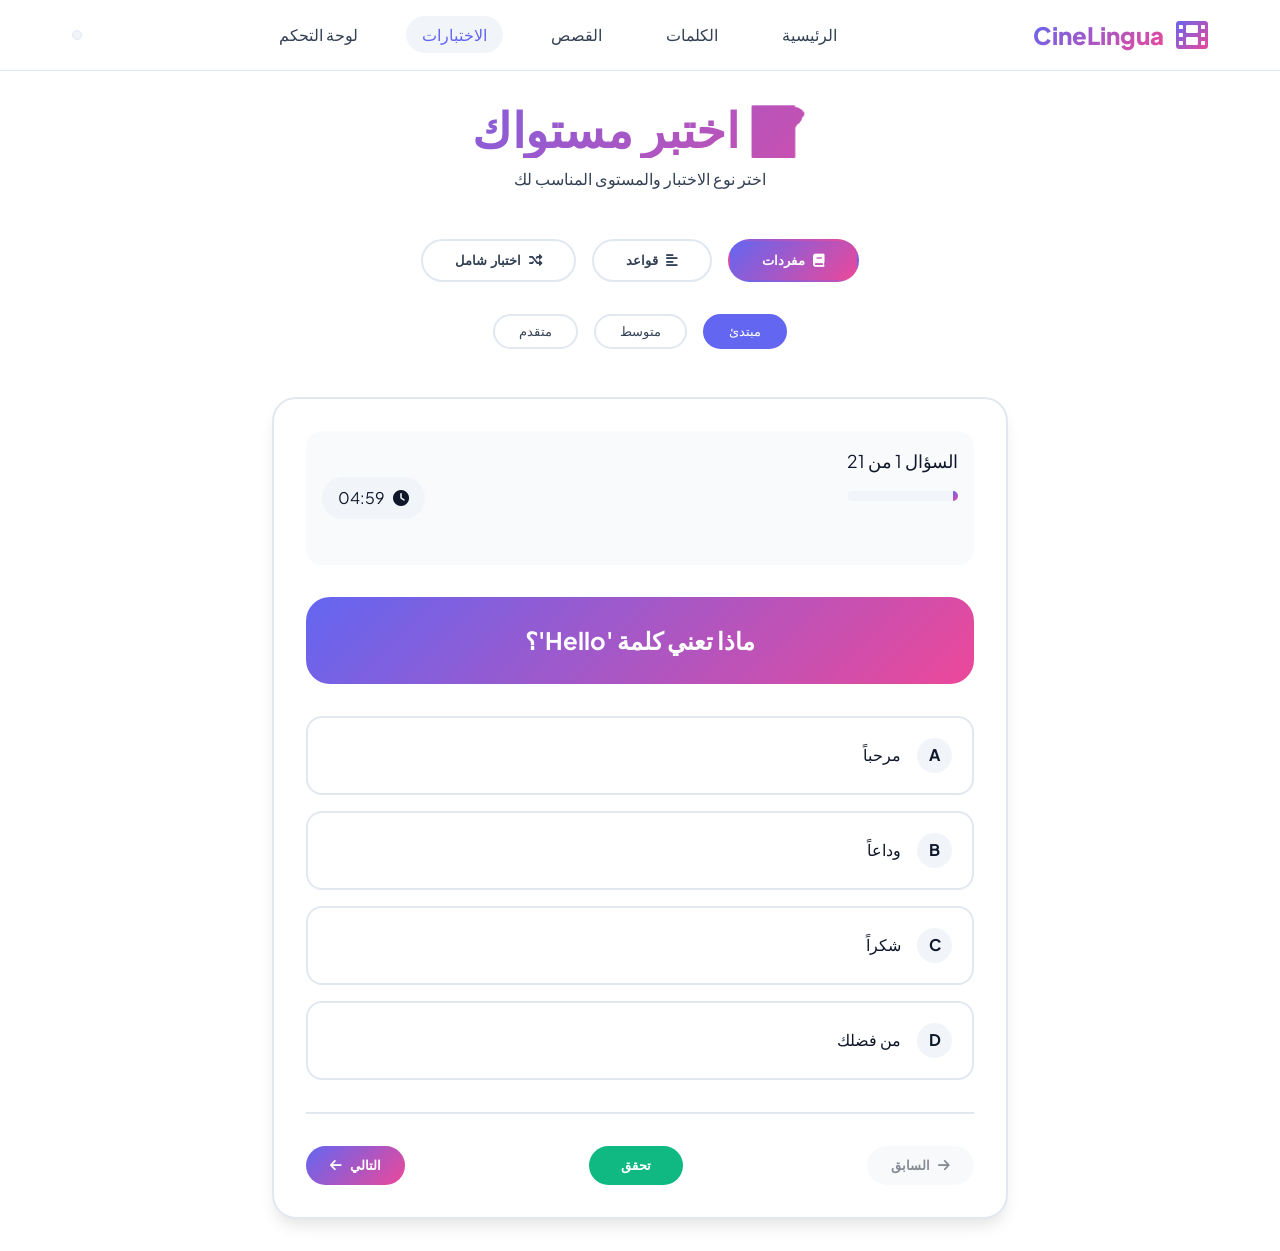
<file: quiz.html>
<!DOCTYPE html>
<html lang="ar" dir="rtl">
<head>
    <meta charset="UTF-8">
    <meta name="viewport" content="width=device-width, initial-scale=1.0">
    <title>CineLingua | الاختبارات</title>
    
    <!-- حماية الصفحة -->
    <script src="auth-check.js"></script>
    
    <link rel="stylesheet" href="style.css">
    <link rel="stylesheet" href="https://cdnjs.cloudflare.com/ajax/libs/font-awesome/6.0.0/css/all.min.css">
    <link href="https://fonts.googleapis.com/css2?family=Plus+Jakarta+Sans:wght@300;400;500;600;700;800&display=swap" rel="stylesheet">
    <style>
        /* نفس الـ style اللي عندك */
        .quiz-container {
            max-width: 800px;
            margin: 100px auto 2rem;
            padding: 0 2rem;
        }

        .quiz-header {
            text-align: center;
            margin-bottom: 3rem;
        }

        .quiz-header h1 {
            font-size: 3rem;
            background: linear-gradient(135deg, var(--primary), var(--secondary));
            -webkit-background-clip: text;
            -webkit-text-fill-color: transparent;
            margin-bottom: 0.5rem;
        }

        .quiz-header p {
            color: var(--text-secondary);
        }

        .quiz-type-selector {
            display: flex;
            gap: 1rem;
            justify-content: center;
            margin-bottom: 2rem;
            flex-wrap: wrap;
        }

        .quiz-type-btn {
            padding: 0.75rem 2rem;
            border: 2px solid var(--border-light);
            background: transparent;
            border-radius: var(--radius-full);
            cursor: pointer;
            font-weight: 600;
            color: var(--text-secondary);
            transition: var(--transition);
            display: flex;
            align-items: center;
            gap: 0.5rem;
        }

        .quiz-type-btn:hover {
            border-color: var(--primary);
            color: var(--primary);
        }

        .quiz-type-btn.active {
            background: linear-gradient(135deg, var(--primary), var(--secondary));
            border-color: transparent;
            color: white;
        }

        .level-selector {
            display: flex;
            gap: 1rem;
            justify-content: center;
            margin-bottom: 3rem;
        }

        .level-btn {
            padding: 0.5rem 1.5rem;
            border: 2px solid var(--border-light);
            background: transparent;
            border-radius: var(--radius-full);
            cursor: pointer;
            color: var(--text-secondary);
            transition: var(--transition);
        }

        .level-btn:hover {
            border-color: var(--primary);
            color: var(--primary);
        }

        .level-btn.active {
            background: var(--primary);
            border-color: var(--primary);
            color: white;
        }

        .quiz-card {
            background-color: var(--bg-card);
            border-radius: var(--radius-lg);
            padding: 2rem;
            box-shadow: var(--shadow-lg);
            border: 2px solid var(--border-light);
        }

        .quiz-info {
            display: flex;
            justify-content: space-between;
            align-items: center;
            margin-bottom: 2rem;
            padding: 1rem;
            background-color: var(--bg-secondary);
            border-radius: var(--radius-md);
        }

        .quiz-progress {
            text-align: center;
        }

        .progress-text {
            font-size: 1.1rem;
            margin-bottom: 0.5rem;
        }

        .progress-bar {
            width: 100%;
            height: 10px;
            background-color: var(--bg-tertiary);
            border-radius: var(--radius-full);
            overflow: hidden;
            margin: 1rem 0;
        }

        .progress-fill {
            height: 100%;
            background: linear-gradient(135deg, var(--primary), var(--secondary));
            transition: width 0.3s ease;
        }

        .quiz-timer {
            display: flex;
            align-items: center;
            gap: 0.5rem;
            padding: 0.5rem 1rem;
            background-color: var(--bg-tertiary);
            border-radius: var(--radius-full);
            color: var(--text-primary);
        }

        .timer-warning {
            color: var(--danger);
            animation: pulse 1s infinite;
        }

        @keyframes pulse {
            0%, 100% { opacity: 1; }
            50% { opacity: 0.5; }
        }

        .question-container {
            margin: 2rem 0;
        }

        .question-text {
            font-size: 1.5rem;
            font-weight: 700;
            margin-bottom: 2rem;
            padding: 1.5rem;
            background: linear-gradient(135deg, var(--primary), var(--secondary));
            color: white;
            border-radius: var(--radius-lg);
            text-align: center;
        }

        .options-grid {
            display: grid;
            gap: 1rem;
            margin-bottom: 2rem;
        }

        .option-item {
            padding: 1.25rem;
            border: 2px solid var(--border-light);
            border-radius: var(--radius-md);
            cursor: pointer;
            transition: var(--transition);
            display: flex;
            align-items: center;
            gap: 1rem;
        }

        .option-item:hover {
            border-color: var(--primary);
            background-color: var(--bg-hover);
        }

        .option-item.selected {
            border-color: var(--primary);
            background: linear-gradient(135deg, 
                rgba(99, 102, 241, 0.1), 
                rgba(236, 72, 153, 0.1));
        }

        .option-item.correct {
            border-color: var(--success);
            background-color: rgba(16, 185, 129, 0.1);
        }

        .option-item.wrong {
            border-color: var(--danger);
            background-color: rgba(239, 68, 68, 0.1);
        }

        .option-prefix {
            width: 35px;
            height: 35px;
            border-radius: 50%;
            background-color: var(--bg-tertiary);
            display: flex;
            align-items: center;
            justify-content: center;
            font-weight: 700;
        }

        .option-item.selected .option-prefix {
            background-color: var(--primary);
            color: white;
        }

        .question-footer {
            display: flex;
            justify-content: space-between;
            align-items: center;
            margin-top: 2rem;
            padding-top: 2rem;
            border-top: 2px solid var(--border-light);
        }

        .nav-btn {
            padding: 0.75rem 1.5rem;
            border: none;
            border-radius: var(--radius-full);
            cursor: pointer;
            font-weight: 600;
            transition: var(--transition);
            display: flex;
            align-items: center;
            gap: 0.5rem;
        }

        .nav-btn:disabled {
            opacity: 0.5;
            cursor: not-allowed;
        }

        .nav-prev {
            background-color: var(--bg-tertiary);
            color: var(--text-primary);
        }

        .nav-prev:hover:not(:disabled) {
            background-color: var(--bg-hover);
        }

        .nav-next {
            background: linear-gradient(135deg, var(--primary), var(--secondary));
            color: white;
        }

        .nav-next:hover:not(:disabled) {
            transform: translateX(-5px);
            box-shadow: var(--shadow-lg);
        }

        .check-btn {
            padding: 0.75rem 2rem;
            background-color: var(--success);
            color: white;
            border: none;
            border-radius: var(--radius-full);
            cursor: pointer;
            font-weight: 600;
            transition: var(--transition);
        }

        .check-btn:hover {
            transform: scale(1.05);
        }

        .result-card {
            background: linear-gradient(135deg, var(--primary), var(--secondary));
            border-radius: var(--radius-lg);
            padding: 3rem;
            color: white;
            text-align: center;
            margin-top: 2rem;
        }

        .result-score {
            font-size: 5rem;
            font-weight: 800;
            margin: 1rem 0;
        }

        .result-message {
            font-size: 1.5rem;
            margin-bottom: 2rem;
        }

        .result-details {
            display: grid;
            grid-template-columns: repeat(3, 1fr);
            gap: 1rem;
            margin: 2rem 0;
        }

        .result-stat {
            background: rgba(255, 255, 255, 0.2);
            padding: 1.5rem;
            border-radius: var(--radius-md);
            backdrop-filter: blur(10px);
        }

        .result-stat-value {
            font-size: 2rem;
            font-weight: 700;
        }

        .result-actions {
            display: flex;
            gap: 1rem;
            justify-content: center;
            margin-top: 2rem;
        }

        .result-btn {
            padding: 1rem 2rem;
            border: 2px solid white;
            background: transparent;
            color: white;
            border-radius: var(--radius-full);
            cursor: pointer;
            font-weight: 600;
            transition: var(--transition);
        }

        .result-btn:hover {
            background: white;
            color: var(--primary);
        }

        .explanation-box {
            margin-top: 1rem;
            padding: 1rem;
            background-color: var(--bg-secondary);
            border-radius: var(--radius-md);
            border-right: 4px solid var(--info);
            display: none;
        }

        .explanation-box.show {
            display: block;
        }

        .review-section {
            margin-top: 2rem;
        }

        .review-item {
            background-color: var(--bg-secondary);
            padding: 1.5rem;
            border-radius: var(--radius-md);
            margin-bottom: 1rem;
        }

        .review-question {
            font-weight: 700;
            margin-bottom: 0.5rem;
        }

        .review-answer {
            display: flex;
            align-items: center;
            gap: 0.5rem;
            margin: 0.5rem 0;
        }

        .review-answer.correct {
            color: var(--success);
        }

        .review-answer.wrong {
            color: var(--danger);
        }
    </style>
</head>
<body>
    <nav class="navbar">
        <div class="nav-container">
            <div class="logo">
                <i class="fas fa-film"></i>
                <span>CineLingua</span>
            </div>
            <ul class="nav-menu">
                <li><a href="index.html">الرئيسية</a></li>
                <li><a href="lessons.html">الكلمات</a></li>
                <li><a href="stories.html">القصص</a></li>
                <li><a href="quiz.html" class="active">الاختبارات</a></li>
                <li><a href="dashboard.html">لوحة التحكم</a></li>
            </ul>
            <div class="nav-buttons">
                <div class="theme-toggle" id="themeToggle"></div>
            </div>
        </div>
    </nav>

    <div class="quiz-container">
        <div class="quiz-header">
            <h1>📝 اختبر مستواك</h1>
            <p>اختر نوع الاختبار والمستوى المناسب لك</p>
        </div>

        <!-- نوع الاختبار -->
        <div class="quiz-type-selector">
            <button class="quiz-type-btn active" onclick="changeQuizType('vocabulary')">
                <i class="fas fa-book"></i>
                مفردات
            </button>
            <button class="quiz-type-btn" onclick="changeQuizType('grammar')">
                <i class="fas fa-align-left"></i>
                قواعد
            </button>
            <button class="quiz-type-btn" onclick="changeQuizType('mixed')">
                <i class="fas fa-random"></i>
                اختبار شامل
            </button>
        </div>

        <!-- المستوى -->
        <div class="level-selector">
            <button class="level-btn active" onclick="changeLevel('beginner')">مبتدئ</button>
            <button class="level-btn" onclick="changeLevel('intermediate')">متوسط</button>
            <button class="level-btn" onclick="changeLevel('advanced')">متقدم</button>
        </div>

        <!-- بطاقة الاختبار -->
        <div id="quizCard" class="quiz-card">
            <!-- المحتوى يتحط هنا بالجافاسكريبت -->
        </div>
    </div>

    <script src="words-data.js"></script>
    <script src="translations.js"></script>
    <script src="theme.js"></script>
    <script>
        // ========== 50+ سؤال جديد ==========
        const QUIZ_QUESTIONS = {
            vocabulary: {
                beginner: [
                    {
                        question: "ماذا تعني كلمة 'Hello'؟",
                        options: ["مرحباً", "وداعاً", "شكراً", "من فضلك"],
                        correct: 0,
                        explanation: "Hello تستخدم للتحية"
                    },
                    {
                        question: "ماذا تعني كلمة 'Goodbye'؟",
                        options: ["مرحباً", "وداعاً", "تصبح على خير", "مساء الخير"],
                        correct: 1,
                        explanation: "Goodbye = وداعاً"
                    },
                    {
                        question: "ماذا تعني كلمة 'Please'؟",
                        options: ["شكراً", "عفواً", "من فضلك", "آسف"],
                        correct: 2,
                        explanation: "Please = من فضلك"
                    },
                    {
                        question: "ماذا تعني كلمة 'Thank you'؟",
                        options: ["شكراً", "عفواً", "من فضلك", "آسف"],
                        correct: 0,
                        explanation: "Thank you = شكراً"
                    },
                    {
                        question: "ماذا تعني كلمة 'Yes'؟",
                        options: ["نعم", "لا", "ربما", "دائماً"],
                        correct: 0,
                        explanation: "Yes = نعم"
                    },
                    {
                        question: "ماذا تعني كلمة 'No'؟",
                        options: ["نعم", "لا", "ربما", "أبداً"],
                        correct: 1,
                        explanation: "No = لا"
                    },
                    {
                        question: "ماذا تعني كلمة 'Book'؟",
                        options: ["قلم", "كتاب", "دفتر", "ممحاة"],
                        correct: 1,
                        explanation: "Book = كتاب"
                    },
                    {
                        question: "ماذا تعني كلمة 'Pen'؟",
                        options: ["قلم", "كتاب", "مسطرة", "مقص"],
                        correct: 0,
                        explanation: "Pen = قلم"
                    },
                    {
                        question: "ماذا تعني كلمة 'Eat'؟",
                        options: ["يشرب", "يأكل", "ينام", "يمشي"],
                        correct: 1,
                        explanation: "Eat = يأكل"
                    },
                    {
                        question: "ماذا تعني كلمة 'Drink'؟",
                        options: ["يشرب", "يأكل", "ينام", "يمشي"],
                        correct: 0,
                        explanation: "Drink = يشرب"
                    },
                    {
                        question: "ماذا تعني كلمة 'Sleep'؟",
                        options: ["يأكل", "يشرب", "ينام", "يلعب"],
                        correct: 2,
                        explanation: "Sleep = ينام"
                    },
                    {
                        question: "ماذا تعني كلمة 'Walk'؟",
                        options: ["يركض", "يمشي", "يقفز", "يجلس"],
                        correct: 1,
                        explanation: "Walk = يمشي"
                    },
                    {
                        question: "ماذا تعني كلمة 'Happy'؟",
                        options: ["حزين", "سعيد", "متعب", "جائع"],
                        correct: 1,
                        explanation: "Happy = سعيد"
                    },
                    {
                        question: "ماذا تعني كلمة 'Sad'؟",
                        options: ["حزين", "سعيد", "متعب", "غاضب"],
                        correct: 0,
                        explanation: "Sad = حزين"
                    },
                    {
                        question: "ماذا تعني كلمة 'Big'؟",
                        options: ["صغير", "كبير", "طويل", "قصير"],
                        correct: 1,
                        explanation: "Big = كبير"
                    },
                    {
                        question: "ماذا تعني كلمة 'Small'؟",
                        options: ["صغير", "كبير", "طويل", "قصير"],
                        correct: 0,
                        explanation: "Small = صغير"
                    },
                    {
                        question: "ماذا تعني كلمة 'Hot'؟",
                        options: ["بارد", "حار", "دافئ", "مثلج"],
                        correct: 1,
                        explanation: "Hot = حار"
                    },
                    {
                        question: "ماذا تعني كلمة 'Cold'؟",
                        options: ["بارد", "حار", "دافئ", "مثلج"],
                        correct: 0,
                        explanation: "Cold = بارد"
                    },
                    {
                        question: "ماذا تعني كلمة 'Red'؟",
                        options: ["أحمر", "أزرق", "أخضر", "أصفر"],
                        correct: 0,
                        explanation: "Red = أحمر"
                    },
                    {
                        question: "ماذا تعني كلمة 'Blue'؟",
                        options: ["أحمر", "أزرق", "أخضر", "أصفر"],
                        correct: 1,
                        explanation: "Blue = أزرق"
                    },
                    {
                        question: "ماذا تعني كلمة 'Green'؟",
                        options: ["أحمر", "أزرق", "أخضر", "أصفر"],
                        correct: 2,
                        explanation: "Green = أخضر"
                    }
                ],
                intermediate: [
                    {
                        question: "ماذا تعني كلمة 'Beautiful'؟",
                        options: ["قبيح", "جميل", "غالي", "رخيص"],
                        correct: 1,
                        explanation: "Beautiful = جميل"
                    },
                    {
                        question: "ماذا تعني كلمة 'Ugly'؟",
                        options: ["قبيح", "جميل", "غالي", "رخيص"],
                        correct: 0,
                        explanation: "Ugly = قبيح"
                    },
                    {
                        question: "ماذا تعني كلمة 'Expensive'؟",
                        options: ["غالي", "رخيص", "جديد", "قديم"],
                        correct: 0,
                        explanation: "Expensive = غالي"
                    },
                    {
                        question: "ماذا تعني كلمة 'Cheap'؟",
                        options: ["غالي", "رخيص", "جديد", "قديم"],
                        correct: 1,
                        explanation: "Cheap = رخيص"
                    },
                    {
                        question: "ماذا تعني كلمة 'Understand'؟",
                        options: ["ينسى", "يفهم", "يسمع", "يرى"],
                        correct: 1,
                        explanation: "Understand = يفهم"
                    },
                    {
                        question: "ماذا تعني كلمة 'Remember'؟",
                        options: ["ينسى", "يتذكر", "يسمع", "يرى"],
                        correct: 1,
                        explanation: "Remember = يتذكر"
                    },
                    {
                        question: "ماذا تعني كلمة 'Forget'؟",
                        options: ["ينسى", "يتذكر", "يسمع", "يرى"],
                        correct: 0,
                        explanation: "Forget = ينسى"
                    },
                    {
                        question: "ماذا تعني كلمة 'Travel'؟",
                        options: ["يعمل", "يسافر", "يدرس", "يلعب"],
                        correct: 1,
                        explanation: "Travel = يسافر"
                    },
                    {
                        question: "ماذا تعني كلمة 'Arrive'؟",
                        options: ["يغادر", "يصل", "يسافر", "يعود"],
                        correct: 1,
                        explanation: "Arrive = يصل"
                    },
                    {
                        question: "ماذا تعني كلمة 'Leave'؟",
                        options: ["يغادر", "يصل", "يسافر", "يعود"],
                        correct: 0,
                        explanation: "Leave = يغادر"
                    },
                    {
                        question: "اختر الترجمة الصحيحة: 'I have been studying for 2 hours'",
                        options: ["درست ساعتين", "أدرس منذ ساعتين", "سأدرس ساعتين", "أدرس كل ساعتين"],
                        correct: 1,
                        explanation: "I have been studying = أدرس منذ"
                    },
                    {
                        question: "اختر الترجمة الصحيحة: 'She has gone to London'",
                        options: ["ذهبت إلى لندن", "زارت لندن", "تعيش في لندن", "ستذهب للندن"],
                        correct: 0,
                        explanation: "Has gone = ذهبت"
                    }
                ],
                advanced: [
                    {
                        question: "ماذا تعني كلمة 'Nevertheless'؟",
                        options: ["لذلك", "مع ذلك", "بسبب", "أيضاً"],
                        correct: 1,
                        explanation: "Nevertheless = مع ذلك"
                    },
                    {
                        question: "ماذا تعني كلمة 'Consequently'؟",
                        options: ["وبالتالي", "مع ذلك", "بسبب", "أيضاً"],
                        correct: 0,
                        explanation: "Consequently = وبالتالي"
                    },
                    {
                        question: "ماذا تعني كلمة 'Therefore'؟",
                        options: ["لذلك", "مع ذلك", "بسبب", "أيضاً"],
                        correct: 0,
                        explanation: "Therefore = لذلك"
                    },
                    {
                        question: "ماذا تعني كلمة 'However'؟",
                        options: ["لذلك", "مع ذلك", "بسبب", "أيضاً"],
                        correct: 1,
                        explanation: "However = مع ذلك"
                    },
                    {
                        question: "ماذا تعني كلمة 'Significant'؟",
                        options: ["صغير", "كبير/مهم", "ضعيف", "قوي"],
                        correct: 1,
                        explanation: "Significant = كبير/مهم"
                    },
                    {
                        question: "ماذا تعني كلمة 'Approximately'؟",
                        options: ["بالضبط", "تقريباً", "حوالي", "تقريباً"],
                        correct: 1,
                        explanation: "Approximately = تقريباً"
                    },
                    {
                        question: "ماذا تعني كلمة 'Controversial'؟",
                        options: ["متفق عليه", "مثير للجدل", "واضح", "غامض"],
                        correct: 1,
                        explanation: "Controversial = مثير للجدل"
                    },
                    {
                        question: "ماذا تعني كلمة 'Ambiguous'؟",
                        options: ["واضح", "غامض", "بسيط", "معقد"],
                        correct: 1,
                        explanation: "Ambiguous = غامض"
                    }
                ]
            },
            grammar: {
                beginner: [
                    {
                        question: "أي جملة صحيحة؟",
                        options: ["He go to school", "He goes to school", "He going to school", "He gone to school"],
                        correct: 1,
                        explanation: "مع He نستخدم goes"
                    },
                    {
                        question: "أي جملة صحيحة؟",
                        options: ["She like coffee", "She likes coffee", "She liking coffee", "She is like coffee"],
                        correct: 1,
                        explanation: "مع She نستخدم likes"
                    },
                    {
                        question: "أي جملة صحيحة؟",
                        options: ["I am a student", "I is a student", "I are a student", "I be student"],
                        correct: 0,
                        explanation: "مع I نستخدم am"
                    },
                    {
                        question: "اختر الفعل الماضي لكلمة 'Go'",
                        options: ["Goed", "Went", "Gone", "Goes"],
                        correct: 1,
                        explanation: "الماضي من Go هو Went"
                    },
                    {
                        question: "اختر الفعل الماضي لكلمة 'Eat'",
                        options: ["Eated", "Ate", "Eaten", "Eats"],
                        correct: 1,
                        explanation: "الماضي من Eat هو Ate"
                    }
                ],
                intermediate: [
                    {
                        question: "أي جملة صحيحة؟",
                        options: ["I have been to London", "I have gone to London", "I was to London", "I am to London"],
                        correct: 0,
                        explanation: "I have been = لقد زرت"
                    },
                    {
                        question: "أي جملة صحيحة؟",
                        options: ["She has lived here since 2010", "She have lived here since 2010", "She is lived here since 2010", "She was lived here since 2010"],
                        correct: 0,
                        explanation: "مع She نستخدم has"
                    },
                    {
                        question: "اختر الجملة الصحيحة في المستقبل",
                        options: ["I will go tomorrow", "I go tomorrow", "I am go tomorrow", "I going tomorrow"],
                        correct: 0,
                        explanation: "المستقبل = will + الفعل"
                    },
                    {
                        question: "اختر الجملة الصحيحة في الماضي المستمر",
                        options: ["I was watching TV", "I watched TV", "I am watching TV", "I watch TV"],
                        correct: 0,
                        explanation: "الماضي المستمر = was/were + ing"
                    }
                ],
                advanced: [
                    {
                        question: "أي جملة صحيحة؟",
                        options: ["If I was rich", "If I were rich", "If I am rich", "If I be rich"],
                        correct: 1,
                        explanation: "في الحالات الافتراضية نستخدم were"
                    },
                    {
                        question: "أي جملة صحيحة؟",
                        options: ["I wish I knew the answer", "I wish I know the answer", "I wish I known the answer", "I wish I was know"],
                        correct: 0,
                        explanation: "بعد wish نستخدم الماضي"
                    },
                    {
                        question: "اختر الجملة الصحيحة في المبني للمجهول",
                        options: ["The cake was eaten", "The cake ate", "The cake is eat", "The cake eating"],
                        correct: 0,
                        explanation: "المبني للمجهول = was/were + past participle"
                    },
                    {
                        question: "اختر الجملة الصحيحة في التام",
                        options: ["By next year, I will have graduated", "By next year, I will graduate", "By next year, I have graduated", "By next year, I graduated"],
                        correct: 0,
                        explanation: "Future Perfect = will have + past participle"
                    }
                ]
            },
            mixed: {
                beginner: [
                    {
                        question: "اختر الترجمة الصحيحة: 'My name is Ahmed'",
                        options: ["اسمي أحمد", "أنا أحمد", "هذا أحمد", "أحمد هنا"],
                        correct: 0,
                        explanation: "My name is = اسمي"
                    },
                    {
                        question: "كم حرف في كلمة 'Hello'؟",
                        options: ["3", "4", "5", "6"],
                        correct: 2,
                        explanation: "Hello = 5 أحرف"
                    },
                    {
                        question: "ما هو جمع كلمة 'Book'؟",
                        options: ["Books", "Bookes", "Bookies", "Booker"],
                        correct: 0,
                        explanation: "Books = كتب"
                    }
                ],
                intermediate: [
                    {
                        question: "اختر الجملة الصحيحة",
                        options: ["I have 20 years old", "I am 20 years old", "I is 20 years old", "I are 20 years old"],
                        correct: 1,
                        explanation: "I am = أنا عمري"
                    },
                    {
                        question: "ما هو عكس كلمة 'Happy'؟",
                        options: ["Sad", "Big", "Small", "Fast"],
                        correct: 0,
                        explanation: "عكس happy = sad"
                    },
                    {
                        question: "اختر المرادف الصحيح لكلمة 'Fast'",
                        options: ["Slow", "Quick", "Big", "Small"],
                        correct: 1,
                        explanation: "Fast = Quick"
                    }
                ],
                advanced: [
                    {
                        question: "ما معنى idiom 'Break a leg'؟",
                        options: ["اكسر رجلك", "حظ سعيد", "تعال هنا", "اذهب بعيداً"],
                        correct: 1,
                        explanation: "Break a leg = حظ سعيد (في المسرح)"
                    },
                    {
                        question: "ما معنى 'Once in a blue moon'؟",
                        options: ["مرة واحدة", "نادراً جداً", "كل يوم", "دائماً"],
                        correct: 1,
                        explanation: "Once in a blue moon = نادراً جداً"
                    },
                    {
                        question: "ما معنى 'Piece of cake'؟",
                        options: ["قطعة كعكة", "شيء سهل", "شيء صعب", "لذيذ"],
                        correct: 1,
                        explanation: "Piece of cake = شيء سهل"
                    }
                ]
            }
        };

        // المتغيرات العامة
        let currentQuizType = 'vocabulary';
        let currentLevel = 'beginner';
        let currentQuestions = [];
        let currentQuestionIndex = 0;
        let userAnswers = [];
        let quizCompleted = false;
        let timer = null;
        let timeLeft = 300;
        let score = 0;

        document.addEventListener('DOMContentLoaded', () => {
            loadQuiz();
        });

        function changeQuizType(type) {
            currentQuizType = type;
            
            document.querySelectorAll('.quiz-type-btn').forEach(btn => {
                btn.classList.remove('active');
            });
            event.target.classList.add('active');
            
            loadQuiz();
        }

        function changeLevel(level) {
            currentLevel = level;
            
            document.querySelectorAll('.level-btn').forEach(btn => {
                btn.classList.remove('active');
            });
            event.target.classList.add('active');
            
            loadQuiz();
        }

        function loadQuiz() {
            currentQuestions = QUIZ_QUESTIONS[currentQuizType]?.[currentLevel] || 
                              QUIZ_QUESTIONS.vocabulary.beginner;
            
            currentQuestionIndex = 0;
            userAnswers = new Array(currentQuestions.length).fill(null);
            quizCompleted = false;
            timeLeft = 300;
            score = 0;

            displayQuiz();
            startTimer();
        }

        function displayQuiz() {
            const quizCard = document.getElementById('quizCard');
            
            if (quizCompleted) {
                displayResults();
                return;
            }

            const question = currentQuestions[currentQuestionIndex];
            const progress = ((currentQuestionIndex + 1) / currentQuestions.length) * 100;

            quizCard.innerHTML = `
                <div class="quiz-info">
                    <div class="quiz-progress">
                        <div class="progress-text">
                            السؤال ${currentQuestionIndex + 1} من ${currentQuestions.length}
                        </div>
                        <div class="progress-bar">
                            <div class="progress-fill" style="width: ${progress}%"></div>
                        </div>
                    </div>
                    <div class="quiz-timer" id="timer">
                        <i class="fas fa-clock"></i>
                        <span id="timeDisplay">05:00</span>
                    </div>
                </div>

                <div class="question-container">
                    <div class="question-text">
                        ${question.question}
                    </div>
                    
                    <div class="options-grid" id="optionsGrid">
                        ${question.options.map((opt, index) => `
                            <div class="option-item" onclick="selectOption(${index})">
                                <span class="option-prefix">${String.fromCharCode(65 + index)}</span>
                                <span>${opt}</span>
                            </div>
                        `).join('')}
                    </div>

                    <div class="explanation-box" id="explanation">
                        ${question.explanation}
                    </div>
                </div>

                <div class="question-footer">
                    <button class="nav-btn nav-prev" onclick="prevQuestion()" 
                            ${currentQuestionIndex === 0 ? 'disabled' : ''}>
                        <i class="fas fa-arrow-right"></i>
                        السابق
                    </button>
                    
                    <button class="check-btn" onclick="checkAnswer()">
                        تحقق
                    </button>
                    
                    <button class="nav-btn nav-next" onclick="nextQuestion()"
                            ${currentQuestionIndex === currentQuestions.length - 1 ? 'disabled' : ''}>
                        التالي
                        <i class="fas fa-arrow-left"></i>
                    </button>
                </div>
            `;

            const prevAnswer = userAnswers[currentQuestionIndex];
            if (prevAnswer !== null) {
                const options = document.querySelectorAll('.option-item');
                options[prevAnswer]?.classList.add('selected');
            }
        }

        function selectOption(index) {
            if (quizCompleted) return;
            
            document.querySelectorAll('.option-item').forEach(opt => {
                opt.classList.remove('selected');
            });
            event.target.closest('.option-item').classList.add('selected');
            
            userAnswers[currentQuestionIndex] = index;
        }

        function checkAnswer() {
            const selected = userAnswers[currentQuestionIndex];
            if (selected === null) {
                showNotification('الرجاء اختيار إجابة أولاً', 'warning');
                return;
            }

            const question = currentQuestions[currentQuestionIndex];
            const options = document.querySelectorAll('.option-item');
            const explanation = document.getElementById('explanation');
            
            options.forEach((opt, index) => {
                opt.classList.remove('selected');
                if (index === question.correct) {
                    opt.classList.add('correct');
                } else if (index === selected && selected !== question.correct) {
                    opt.classList.add('wrong');
                }
            });

            explanation.classList.add('show');

            options.forEach(opt => {
                opt.style.pointerEvents = 'none';
            });
        }

        function nextQuestion() {
            if (currentQuestionIndex < currentQuestions.length - 1) {
                currentQuestionIndex++;
                displayQuiz();
            }
        }

        function prevQuestion() {
            if (currentQuestionIndex > 0) {
                currentQuestionIndex--;
                displayQuiz();
            }
        }

        function startTimer() {
            if (timer) clearInterval(timer);
            
            timer = setInterval(() => {
                timeLeft--;
                updateTimerDisplay();
                
                if (timeLeft <= 0) {
                    clearInterval(timer);
                    completeQuiz();
                }
            }, 1000);
        }

        function updateTimerDisplay() {
            const minutes = Math.floor(timeLeft / 60);
            const seconds = timeLeft % 60;
            const display = `${minutes.toString().padStart(2, '0')}:${seconds.toString().padStart(2, '0')}`;
            
            const timeDisplay = document.getElementById('timeDisplay');
            if (timeDisplay) {
                timeDisplay.textContent = display;
                
                if (timeLeft < 60) {
                    timeDisplay.parentElement.classList.add('timer-warning');
                }
            }
        }

        function completeQuiz() {
            clearInterval(timer);
            quizCompleted = true;
            
            score = userAnswers.reduce((count, answer, index) => {
                return count + (answer === currentQuestions[index].correct ? 1 : 0);
            }, 0);
            
            displayResults();
        }

        function displayResults() {
            const percentage = Math.round((score / currentQuestions.length) * 100);
            
            let message = '';
            if (percentage >= 90) message = 'ممتاز! 🎉';
            else if (percentage >= 70) message = 'جيد جداً! 👍';
            else if (percentage >= 50) message = 'جيد، استمر في التعلم';
            else message = 'تحتاج للمراجعة، حاول مرة أخرى';

            const quizCard = document.getElementById('quizCard');
            quizCard.innerHTML = `
                <div class="result-card">
                    <h2>${message}</h2>
                    <div class="result-score">${percentage}%</div>
                    
                    <div class="result-details">
                        <div class="result-stat">
                            <div class="result-stat-value">${score}</div>
                            <div>إجابات صحيحة</div>
                        </div>
                        <div class="result-stat">
                            <div class="result-stat-value">${currentQuestions.length - score}</div>
                            <div>إجابات خاطئة</div>
                        </div>
                        <div class="result-stat">
                            <div class="result-stat-value">${currentQuestions.length}</div>
                            <div>إجمالي الأسئلة</div>
                        </div>
                    </div>

                    <div class="review-section">
                        <h3>مراجعة الإجابات</h3>
                        ${currentQuestions.map((q, index) => {
                            const userAnswer = userAnswers[index];
                            const isCorrect = userAnswer === q.correct;
                            return `
                                <div class="review-item">
                                    <div class="review-question">${index + 1}. ${q.question}</div>
                                    <div class="review-answer ${isCorrect ? 'correct' : 'wrong'}">
                                        <i class="fas ${isCorrect ? 'fa-check-circle' : 'fa-times-circle'}"></i>
                                        إجابتك: ${userAnswer !== null ? q.options[userAnswer] : 'لم تجب'}
                                    </div>
                                    <div class="review-answer correct">
                                        <i class="fas fa-check-circle"></i>
                                        الإجابة الصحيحة: ${q.options[q.correct]}
                                    </div>
                                    <small>${q.explanation}</small>
                                </div>
                            `;
                        }).join('')}
                    </div>

                    <div class="result-actions">
                        <button class="result-btn" onclick="loadQuiz()">
                            <i class="fas fa-redo"></i>
                            إعادة الاختبار
                        </button>
                        <button class="result-btn" onclick="window.location.href='lessons.html'">
                            <i class="fas fa-book"></i>
                            الدروس
                        </button>
                    </div>
                </div>
            `;
        }

        function showNotification(message, type) {
            const notification = document.createElement('div');
            notification.className = `alert alert-${type}`;
            notification.innerHTML = `
                <i class="fas ${type === 'warning' ? 'fa-exclamation-triangle' : 'fa-info-circle'}"></i>
                <span>${message}</span>
            `;
            notification.style.position = 'fixed';
            notification.style.top = '100px';
            notification.style.left = '50%';
            notification.style.transform = 'translateX(-50%)';
            notification.style.zIndex = '9999';
            notification.style.minWidth = '300px';
            notification.style.textAlign = 'center';
            
            document.body.appendChild(notification);
            
            setTimeout(() => {
                notification.remove();
            }, 3000);
        }
    </script>
</body>
    </html>
</file>
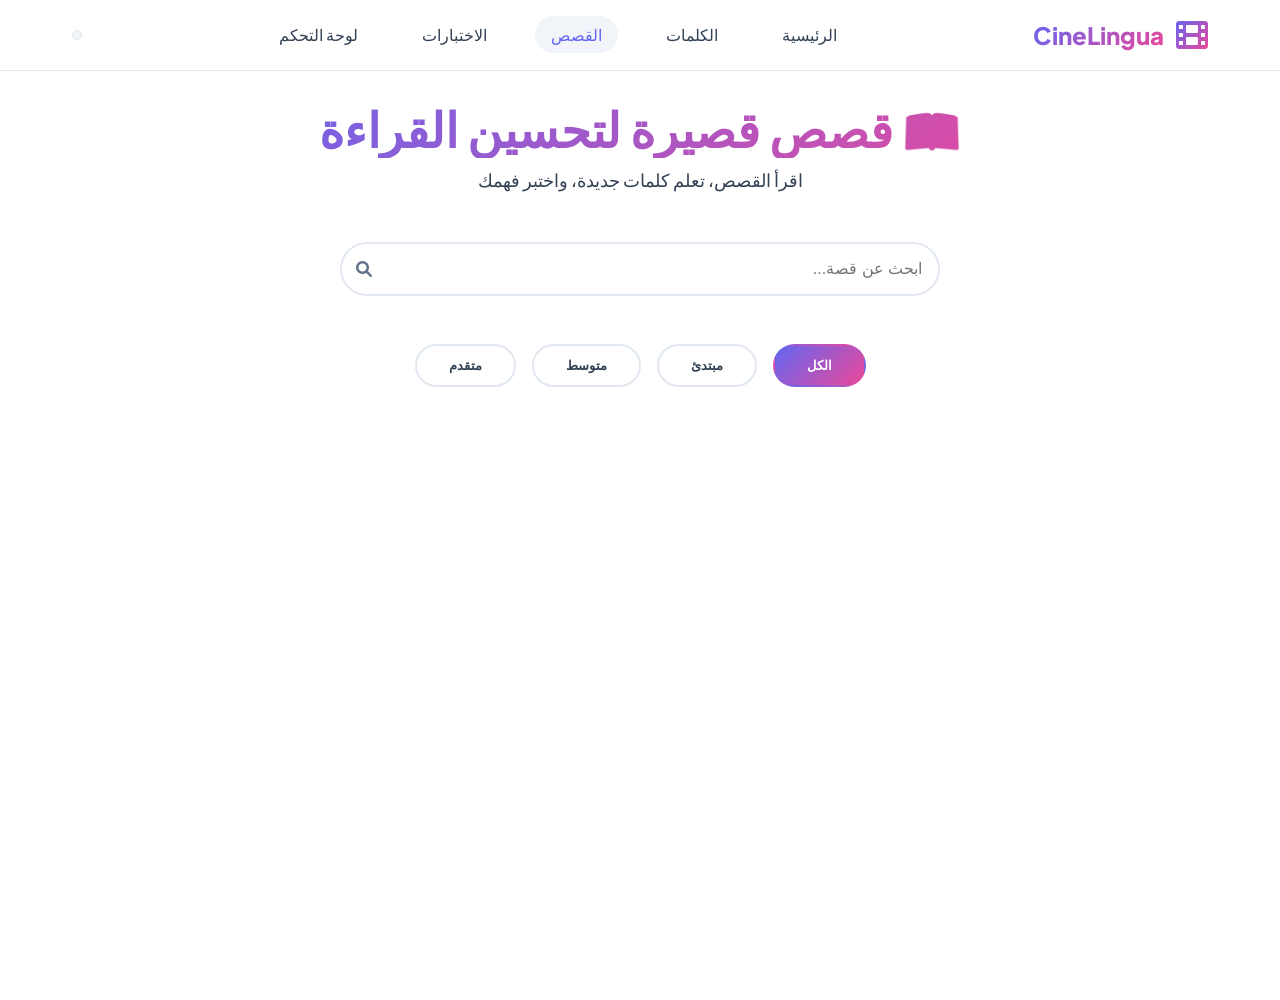
<file: stories.html>
<!DOCTYPE html>
<html lang="ar" dir="rtl">
<head>
    <meta charset="UTF-8">
    <meta name="viewport" content="width=device-width, initial-scale=1.0">
    <title>CineLingua | قصص قصيرة</title>
    
    <!-- حماية الصفحة -->
    <script src="auth-check.js"></script>
    
    <link rel="stylesheet" href="style.css">
    <link rel="stylesheet" href="https://cdnjs.cloudflare.com/ajax/libs/font-awesome/6.0.0/css/all.min.css">
    <link href="https://fonts.googleapis.com/css2?family=Plus+Jakarta+Sans:wght@300;400;500;600;700;800&display=swap" rel="stylesheet">
    <style>
        /* نفس الـ style اللي عندك */
        .stories-container {
            max-width: 1000px;
            margin: 100px auto 2rem;
            padding: 0 2rem;
        }

        .page-header {
            text-align: center;
            margin-bottom: 3rem;
        }

        .page-header h1 {
            font-size: 3rem;
            background: linear-gradient(135deg, var(--primary), var(--secondary));
            -webkit-background-clip: text;
            -webkit-text-fill-color: transparent;
            margin-bottom: 0.5rem;
        }

        .page-header p {
            color: var(--text-secondary);
            font-size: 1.1rem;
        }

        .level-filter {
            display: flex;
            justify-content: center;
            gap: 1rem;
            margin-bottom: 3rem;
        }

        .filter-btn {
            padding: 0.75rem 2rem;
            border: 2px solid var(--border-light);
            background: transparent;
            border-radius: var(--radius-full);
            cursor: pointer;
            font-weight: 600;
            color: var(--text-secondary);
            transition: var(--transition);
        }

        .filter-btn:hover {
            border-color: var(--primary);
            color: var(--primary);
        }

        .filter-btn.active {
            background: linear-gradient(135deg, var(--primary), var(--secondary));
            border-color: transparent;
            color: white;
        }

        .search-box {
            max-width: 600px;
            margin: 0 auto 3rem;
            position: relative;
        }

        .search-box input {
            width: 100%;
            padding: 1rem 1rem 1rem 3rem;
            border: 2px solid var(--border-light);
            border-radius: var(--radius-full);
            background-color: var(--bg-primary);
            color: var(--text-primary);
            font-size: 1rem;
            transition: var(--transition);
        }

        .search-box input:focus {
            outline: none;
            border-color: var(--primary);
            box-shadow: 0 0 0 3px rgba(99, 102, 241, 0.1);
        }

        .search-box i {
            position: absolute;
            left: 1rem;
            top: 50%;
            transform: translateY(-50%);
            color: var(--text-tertiary);
        }

        .story-card {
            background-color: var(--bg-card);
            border-radius: var(--radius-lg);
            overflow: hidden;
            margin-bottom: 2rem;
            box-shadow: var(--shadow-lg);
            border: 2px solid transparent;
            transition: var(--transition);
            position: relative;
        }

        .story-card:hover {
            transform: translateY(-5px);
            border-color: var(--primary);
            box-shadow: var(--shadow-xl);
        }

        .story-header {
            position: relative;
            height: 200px;
            overflow: hidden;
        }

        .story-header img {
            width: 100%;
            height: 100%;
            object-fit: cover;
            transition: var(--transition);
        }

        .story-card:hover .story-header img {
            transform: scale(1.05);
        }

        .story-level-badge {
            position: absolute;
            top: 1rem;
            right: 1rem;
            padding: 0.5rem 1rem;
            border-radius: var(--radius-full);
            font-size: 0.875rem;
            font-weight: 600;
            backdrop-filter: blur(10px);
            background-color: rgba(255, 255, 255, 0.9);
            color: var(--dark);
        }

        .story-level-badge.beginner {
            background-color: #dbeafe;
            color: #3b82f6;
        }

        .story-level-badge.intermediate {
            background-color: #fef3c7;
            color: #d97706;
        }

        .story-level-badge.advanced {
            background-color: #fee2e2;
            color: #dc2626;
        }

        .story-content {
            padding: 2rem;
        }

        .story-title {
            font-size: 1.8rem;
            margin-bottom: 0.5rem;
            color: var(--primary);
        }

        .story-arabic-title {
            color: var(--text-secondary);
            margin-bottom: 1.5rem;
            font-size: 1.1rem;
        }

        .story-preview {
            line-height: 1.8;
            color: var(--text-primary);
            margin-bottom: 1.5rem;
            padding: 1rem;
            background-color: var(--bg-secondary);
            border-radius: var(--radius-md);
            border-right: 4px solid var(--primary);
        }

        .story-words {
            display: flex;
            flex-wrap: wrap;
            gap: 0.5rem;
            margin: 1rem 0;
        }

        .story-word-chip {
            background-color: var(--bg-tertiary);
            padding: 0.5rem 1rem;
            border-radius: var(--radius-full);
            font-size: 0.875rem;
            cursor: pointer;
            transition: var(--transition);
            display: flex;
            align-items: center;
            gap: 0.5rem;
            color: var(--text-primary);
        }

        .story-word-chip:hover {
            background-color: var(--primary);
            color: white;
        }

        .story-word-chip i {
            font-size: 0.75rem;
        }

        .story-footer {
            display: flex;
            justify-content: space-between;
            align-items: center;
            margin-top: 1.5rem;
            padding-top: 1.5rem;
            border-top: 2px solid var(--border-light);
        }

        .story-stats {
            display: flex;
            gap: 1rem;
            color: var(--text-secondary);
        }

        .story-stats i {
            color: var(--primary);
        }

        .read-more-btn {
            padding: 0.75rem 2rem;
            border: none;
            border-radius: var(--radius-full);
            background: linear-gradient(135deg, var(--primary), var(--secondary));
            color: white;
            font-weight: 600;
            cursor: pointer;
            transition: var(--transition);
            display: flex;
            align-items: center;
            gap: 0.5rem;
        }

        .read-more-btn:hover {
            transform: translateX(-5px);
            box-shadow: var(--shadow-lg);
        }

        .story-modal {
            position: fixed;
            top: 0;
            left: 0;
            right: 0;
            bottom: 0;
            background-color: rgba(0, 0, 0, 0.8);
            display: flex;
            align-items: center;
            justify-content: center;
            z-index: 2000;
            opacity: 0;
            visibility: hidden;
            transition: var(--transition);
        }

        .story-modal.active {
            opacity: 1;
            visibility: visible;
        }

        .story-modal-content {
            background-color: var(--bg-primary);
            border-radius: var(--radius-lg);
            width: 90%;
            max-width: 800px;
            max-height: 90vh;
            overflow-y: auto;
            position: relative;
            animation: modalSlideIn 0.5s ease;
        }

        @keyframes modalSlideIn {
            from {
                transform: translateY(50px);
                opacity: 0;
            }
            to {
                transform: translateY(0);
                opacity: 1;
            }
        }

        .story-modal-header {
            position: sticky;
            top: 0;
            background-color: var(--bg-primary);
            padding: 1.5rem;
            border-bottom: 2px solid var(--border-light);
            display: flex;
            justify-content: space-between;
            align-items: center;
            z-index: 10;
        }

        .story-modal-title h2 {
            color: var(--primary);
            margin-bottom: 0.25rem;
        }

        .story-modal-close {
            background: none;
            border: none;
            font-size: 1.5rem;
            color: var(--text-tertiary);
            cursor: pointer;
            transition: var(--transition);
        }

        .story-modal-close:hover {
            color: var(--danger);
        }

        .story-modal-body {
            padding: 2rem;
        }

        .story-full-content {
            line-height: 2;
            margin-bottom: 2rem;
        }

        .story-full-content p {
            margin-bottom: 1.5rem;
        }

        .story-arabic-full {
            background-color: var(--bg-secondary);
            padding: 1.5rem;
            border-radius: var(--radius-lg);
            margin: 2rem 0;
            line-height: 2;
            border-right: 4px solid var(--primary);
        }

        .new-words-section {
            background-color: var(--bg-card);
            padding: 1.5rem;
            border-radius: var(--radius-lg);
            margin: 2rem 0;
            border: 2px solid var(--border-light);
        }

        .new-words-section h3 {
            display: flex;
            align-items: center;
            gap: 0.5rem;
            margin-bottom: 1.5rem;
        }

        .new-words-grid {
            display: grid;
            grid-template-columns: repeat(auto-fit, minmax(200px, 1fr));
            gap: 1rem;
        }

        .new-word-item {
            background-color: var(--bg-tertiary);
            padding: 1rem;
            border-radius: var(--radius-md);
            text-align: center;
        }

        .new-word {
            font-size: 1.25rem;
            font-weight: 700;
            color: var(--primary);
            margin-bottom: 0.25rem;
        }

        .new-word-arabic {
            color: var(--text-secondary);
            font-size: 0.875rem;
            margin-bottom: 0.5rem;
        }

        .questions-section {
            margin: 2rem 0;
        }

        .questions-section h3 {
            margin-bottom: 1.5rem;
        }

        .question-item {
            background-color: var(--bg-secondary);
            padding: 1.5rem;
            border-radius: var(--radius-lg);
            margin-bottom: 1.5rem;
        }

        .question-text {
            font-weight: 700;
            margin-bottom: 1rem;
        }

        .options {
            display: grid;
            gap: 0.75rem;
        }

        .option {
            padding: 1rem;
            border: 2px solid var(--border-light);
            border-radius: var(--radius-md);
            cursor: pointer;
            transition: var(--transition);
            display: flex;
            align-items: center;
            gap: 0.75rem;
        }

        .option:hover {
            border-color: var(--primary);
            background-color: var(--bg-hover);
        }

        .option.selected {
            border-color: var(--primary);
            background: linear-gradient(135deg, 
                rgba(99, 102, 241, 0.1), 
                rgba(236, 72, 153, 0.1));
        }

        .option.correct {
            border-color: var(--success);
            background-color: rgba(16, 185, 129, 0.1);
        }

        .option.wrong {
            border-color: var(--danger);
            background-color: rgba(239, 68, 68, 0.1);
        }

        .option-letter {
            width: 30px;
            height: 30px;
            border-radius: 50%;
            background-color: var(--bg-tertiary);
            display: flex;
            align-items: center;
            justify-content: center;
            font-weight: 700;
        }

        .explanation {
            margin-top: 1rem;
            padding: 1rem;
            background-color: var(--bg-primary);
            border-radius: var(--radius-md);
            border-right: 4px solid var(--info);
            display: none;
        }

        .explanation.show {
            display: block;
        }

        .btn-check {
            padding: 1rem 2rem;
            background: var(--primary);
            color: white;
            border: none;
            border-radius: var(--radius-full);
            cursor: pointer;
            font-weight: 600;
            transition: var(--transition);
        }

        .btn-check:hover {
            background: var(--primary-dark);
            transform: translateY(-2px);
        }

        .completion-badge {
            display: inline-flex;
            align-items: center;
            gap: 0.5rem;
            padding: 0.5rem 1rem;
            background-color: var(--success);
            color: white;
            border-radius: var(--radius-full);
            margin-top: 1rem;
        }
    </style>
</head>
<body>
    <nav class="navbar">
        <div class="nav-container">
            <div class="logo">
                <i class="fas fa-film"></i>
                <span>CineLingua</span>
            </div>
            <ul class="nav-menu">
                <li><a href="index.html">الرئيسية</a></li>
                <li><a href="lessons.html">الكلمات</a></li>
                <li><a href="stories.html" class="active">القصص</a></li>
                <li><a href="quiz.html">الاختبارات</a></li>
                <li><a href="dashboard.html">لوحة التحكم</a></li>
            </ul>
            <div class="nav-buttons">
                <div class="theme-toggle" id="themeToggle"></div>
            </div>
        </div>
    </nav>

    <div class="stories-container">
        <div class="page-header">
            <h1>📖 قصص قصيرة لتحسين القراءة</h1>
            <p>اقرأ القصص، تعلم كلمات جديدة، واختبر فهمك</p>
        </div>

        <!-- البحث -->
        <div class="search-box">
            <i class="fas fa-search"></i>
            <input type="text" id="searchInput" placeholder="ابحث عن قصة...">
        </div>

        <!-- فلتر المستوى -->
        <div class="level-filter">
            <button class="filter-btn active" onclick="filterStories('all')">الكل</button>
            <button class="filter-btn" onclick="filterStories('مبتدئ')">مبتدئ</button>
            <button class="filter-btn" onclick="filterStories('متوسط')">متوسط</button>
            <button class="filter-btn" onclick="filterStories('متقدم')">متقدم</button>
        </div>

        <!-- قائمة القصص -->
        <div id="storiesList"></div>
    </div>

    <!-- نافذة القصة الكاملة -->
    <div class="story-modal" id="storyModal">
        <div class="story-modal-content" id="storyModalContent">
            <!-- المحتوى يتحط هنا -->
        </div>
    </div>

    <script src="stories-data.js"></script>
    <script src="translations.js"></script>
    <script src="theme.js"></script>
    <script>
        // نظام تقدم القراءة
        class ReadingProgress {
            constructor() {
                this.completedStories = JSON.parse(localStorage.getItem('completedStories')) || [];
                this.storyProgress = JSON.parse(localStorage.getItem('storyProgress')) || {};
            }

            markAsRead(storyId) {
                if (!this.completedStories.includes(storyId)) {
                    this.completedStories.push(storyId);
                    localStorage.setItem('completedStories', JSON.stringify(this.completedStories));
                }
            }

            saveProgress(storyId, questionIndex, correct) {
                if (!this.storyProgress[storyId]) {
                    this.storyProgress[storyId] = {
                        attempts: 0,
                        correct: 0,
                        questions: []
                    };
                }
                
                this.storyProgress[storyId].attempts++;
                if (correct) {
                    this.storyProgress[storyId].correct++;
                }
                
                this.storyProgress[storyId].questions[questionIndex] = correct;
                localStorage.setItem('storyProgress', JSON.stringify(this.storyProgress));
            }

            getProgress(storyId) {
                return this.storyProgress[storyId] || { attempts: 0, correct: 0, questions: [] };
            }

            getCompletionRate(storyId) {
                const progress = this.getProgress(storyId);
                const story = getStoryById(storyId);
                if (!story || progress.attempts === 0) return 0;
                return (progress.correct / story.questions.length) * 100;
            }
        }

        let currentFilter = 'all';
        let currentStory = null;
        let selectedAnswers = {};
        let readingProgress = new ReadingProgress();

        // تحميل الصفحة
        document.addEventListener('DOMContentLoaded', () => {
            displayStories();
        });

        function filterStories(level) {
            currentFilter = level;
            
            document.querySelectorAll('.filter-btn').forEach(btn => {
                btn.classList.remove('active');
            });
            event.target.classList.add('active');
            
            displayStories();
        }

        function displayStories() {
            let stories = STORIES;
            if (currentFilter !== 'all') {
                stories = STORIES.filter(s => s.level === currentFilter);
            }

            const list = document.getElementById('storiesList');
            
            list.innerHTML = stories.map(story => {
                const progress = readingProgress.getCompletionRate(story.id);
                return `
                    <div class="story-card">
                        <div class="story-header">
                            <img src="${story.image}" alt="${story.title}">
                            <span class="story-level-badge ${story.level === 'مبتدئ' ? 'beginner' : story.level === 'متوسط' ? 'intermediate' : 'advanced'}">${story.level}</span>
                        </div>
                        <div class="story-content">
                            <h2 class="story-title">${story.title}</h2>
                            <div class="story-arabic-title">${story.arabicTitle}</div>
                            
                            <div class="story-preview">
                                ${story.content.substring(0, 150)}...
                            </div>
                            
                            <div class="story-words">
                                ${story.words.slice(0, 5).map(word => `
                                    <span class="story-word-chip" onclick="playWord('${word}')">
                                        <i class="fas fa-volume-up"></i>
                                        ${word}
                                    </span>
                                `).join('')}
                            </div>
                            
                            <div class="story-footer">
                                <div class="story-stats">
                                    <span><i class="fas fa-book-open"></i> ${story.words.length} كلمة</span>
                                    <span><i class="fas fa-question-circle"></i> ${story.questions.length} سؤال</span>
                                    ${progress > 0 ? `
                                        <span><i class="fas fa-check-circle" style="color: var(--success);"></i> ${Math.round(progress)}%</span>
                                    ` : ''}
                                </div>
                                <button class="read-more-btn" onclick="openStory(${story.id})">
                                    اقرأ القصة
                                    <i class="fas fa-arrow-left"></i>
                                </button>
                            </div>
                        </div>
                    </div>
                `;
            }).join('');
        }

        function openStory(storyId) {
            currentStory = getStoryById(storyId);
            if (!currentStory) return;

            const modal = document.getElementById('storyModal');
            const content = document.getElementById('storyModalContent');
            
            content.innerHTML = `
                <div class="story-modal-header">
                    <div class="story-modal-title">
                        <h2>${currentStory.title}</h2>
                        <p>${currentStory.arabicTitle}</p>
                    </div>
                    <button class="story-modal-close" onclick="closeStory()">
                        <i class="fas fa-times"></i>
                    </button>
                </div>
                
                <div class="story-modal-body">
                    <div class="story-full-content">
                        ${currentStory.content.split('\n').map(p => `<p>${p}</p>`).join('')}
                    </div>
                    
                    <div class="story-arabic-full">
                        ${currentStory.arabicContent}
                    </div>
                    
                    <div class="new-words-section">
                        <h3>
                            <i class="fas fa-graduation-cap"></i>
                            كلمات جديدة في القصة
                        </h3>
                        <div class="new-words-grid">
                            ${currentStory.newWords.map(word => `
                                <div class="new-word-item">
                                    <div class="new-word">${word.word}</div>
                                    <div class="new-word-arabic">${word.arabic}</div>
                                    <button class="action-btn" style="margin-top: 0.5rem;" 
                                            onclick="playWord('${word.word}')">
                                        <i class="fas fa-volume-up"></i> استمع
                                    </button>
                                </div>
                            `).join('')}
                        </div>
                    </div>
                    
                    <div class="questions-section">
                        <h3>📝 اختبر فهمك</h3>
                        ${currentStory.questions.map((q, index) => `
                            <div class="question-item" id="question-${index}">
                                <div class="question-text">${index + 1}. ${q.question}</div>
                                <div class="options">
                                    ${q.options.map((opt, optIndex) => `
                                        <div class="option" onclick="selectOption(${index}, ${optIndex})">
                                            <span class="option-letter">${String.fromCharCode(65 + optIndex)}</span>
                                            <span>${opt}</span>
                                        </div>
                                    `).join('')}
                                </div>
                                <div class="explanation" id="explanation-${index}">
                                    <i class="fas fa-info-circle"></i>
                                    ${q.explanation}
                                </div>
                            </div>
                        `).join('')}
                        
                        <button class="btn-check" onclick="checkAnswers()">
                            تحقق من الإجابات
                        </button>
                        
                        <div id="completionMessage" style="display: none;"></div>
                    </div>
                </div>
            `;

            modal.classList.add('active');
            selectedAnswers = {};
        }

        function closeStory() {
            document.getElementById('storyModal').classList.remove('active');
        }

        function selectOption(questionIndex, optionIndex) {
            selectedAnswers[questionIndex] = optionIndex;
            
            const questionDiv = document.getElementById(`question-${questionIndex}`);
            questionDiv.querySelectorAll('.option').forEach((opt, idx) => {
                opt.classList.remove('selected');
                if (idx === optionIndex) {
                    opt.classList.add('selected');
                }
            });
        }

        function checkAnswers() {
            let correct = 0;
            
            currentStory.questions.forEach((q, index) => {
                const selected = selectedAnswers[index];
                const explanation = document.getElementById(`explanation-${index}`);
                
                const questionDiv = document.getElementById(`question-${index}`);
                questionDiv.querySelectorAll('.option').forEach(opt => {
                    opt.classList.remove('correct', 'wrong');
                });
                
                if (selected === q.correct) {
                    correct++;
                    questionDiv.querySelectorAll('.option')[selected].classList.add('correct');
                } else if (selected !== undefined) {
                    questionDiv.querySelectorAll('.option')[selected].classList.add('wrong');
                    questionDiv.querySelectorAll('.option')[q.correct].classList.add('correct');
                }
                
                explanation.classList.add('show');
                
                readingProgress.saveProgress(currentStory.id, index, selected === q.correct);
            });
            
            const total = currentStory.questions.length;
            const percentage = (correct / total) * 100;
            
            const message = document.getElementById('completionMessage');
            message.style.display = 'block';
            
            if (percentage === 100) {
                readingProgress.markAsRead(currentStory.id);
                message.innerHTML = `
                    <div class="completion-badge">
                        <i class="fas fa-trophy"></i>
                        أحسنت! أجبت على جميع الأسئلة بشكل صحيح 🎉
                    </div>
                `;
            } else {
                message.innerHTML = `
                    <div class="completion-badge" style="background-color: var(--warning);">
                        <i class="fas fa-redo-alt"></i>
                        أجبت على ${correct} من ${total} بشكل صحيح. حاول مرة أخرى!
                    </div>
                `;
            }
            
            // تحديث قائمة القصص (لتحديث نسبة التقدم)
            displayStories();
        }

        function playWord(word) {
            const utterance = new SpeechSynthesisUtterance(word);
            utterance.lang = 'en-US';
            window.speechSynthesis.speak(utterance);
        }

        // البحث
        document.getElementById('searchInput').addEventListener('input', (e) => {
            const query = e.target.value;
            if (query.length < 2) {
                displayStories();
                return;
            }

            const results = STORIES.filter(story => 
                story.title.toLowerCase().includes(query.toLowerCase()) ||
                story.arabicTitle.includes(query) ||
                story.content.toLowerCase().includes(query.toLowerCase())
            );

            const list = document.getElementById('storiesList');
            list.innerHTML = results.map(story => `
                <div class="story-card">
                    <div class="story-header">
                        <img src="${story.image}" alt="${story.title}">
                        <span class="story-level-badge ${story.level === 'مبتدئ' ? 'beginner' : story.level === 'متوسط' ? 'intermediate' : 'advanced'}">${story.level}</span>
                    </div>
                    <div class="story-content">
                        <h2 class="story-title">${story.title}</h2>
                        <div class="story-arabic-title">${story.arabicTitle}</div>
                        <button class="read-more-btn" onclick="openStory(${story.id})">
                            اقرأ القصة
                            <i class="fas fa-arrow-left"></i>
                        </button>
                    </div>
                </div>
            `).join('');
        });

        // إغلاق النافذة بالضغط على ESC
        document.addEventListener('keydown', (e) => {
            if (e.key === 'Escape') {
                closeStory();
            }
        });
    </script>
</body>
        </html>
</file>
<file: style.css>
/* ======================================== */
/* ROOT VARIABLES - الثوابت الأساسية */
/* ======================================== */

/* الوضع النهاري (افتراضي) */
:root {
    --primary: #6366f1;
    --primary-dark: #4f46e5;
    --primary-light: #818cf8;
    --secondary: #ec4899;
    --secondary-dark: #db2777;
    --secondary-light: #f472b6;
    --success: #10b981;
    --warning: #f59e0b;
    --danger: #ef4444;
    --info: #3b82f6;
    
    /* ألوان الخلفية - نهاري */
    --bg-primary: #ffffff;
    --bg-secondary: #f8fafc;
    --bg-tertiary: #f1f5f9;
    --bg-card: #ffffff;
    --bg-hover: #f1f5f9;
    
    /* ألوان النص - نهاري */
    --text-primary: #0f172a;
    --text-secondary: #334155;
    --text-tertiary: #64748b;
    --text-inverse: #ffffff;
    
    /* ألوان الحدود - نهاري */
    --border-light: #e2e8f0;
    --border-medium: #cbd5e1;
    --border-dark: #94a3b8;
    
    /* الظلال - نهاري */
    --shadow-sm: 0 1px 2px 0 rgb(0 0 0 / 0.05);
    --shadow-md: 0 4px 6px -1px rgb(0 0 0 / 0.1);
    --shadow-lg: 0 10px 15px -3px rgb(0 0 0 / 0.1);
    --shadow-xl: 0 20px 25px -5px rgb(0 0 0 / 0.1);
    
    /* أحجام */
    --radius-sm: 0.5rem;
    --radius-md: 1rem;
    --radius-lg: 1.5rem;
    --radius-xl: 2rem;
    --radius-full: 9999px;
    
    /* حركات */
    --transition: all 0.3s cubic-bezier(0.4, 0, 0.2, 1);
    --transition-slow: all 0.5s cubic-bezier(0.4, 0, 0.2, 1);
    
    /* خطوط */
    --font-sans: 'Plus Jakarta Sans', -apple-system, BlinkMacSystemFont, 'Segoe UI', Roboto, sans-serif;
}

/* الوضع الليلي */
[data-theme="dark"] {
    --bg-primary: #0f172a;
    --bg-secondary: #1e293b;
    --bg-tertiary: #334155;
    --bg-card: #1e293b;
    --bg-hover: #334155;
    
    --text-primary: #f8fafc;
    --text-secondary: #cbd5e1;
    --text-tertiary: #94a3b8;
    --text-inverse: #0f172a;
    
    --border-light: #334155;
    --border-medium: #475569;
    --border-dark: #64748b;
    
    --shadow-sm: 0 1px 2px 0 rgb(0 0 0 / 0.5);
    --shadow-md: 0 4px 6px -1px rgb(0 0 0 / 0.5);
    --shadow-lg: 0 10px 15px -3px rgb(0 0 0 / 0.5);
    --shadow-xl: 0 20px 25px -5px rgb(0 0 0 / 0.5);
}

/* ======================================== */
/* RESET & BASE STYLES */
/* ======================================== */

* {
    margin: 0;
    padding: 0;
    box-sizing: border-box;
}

html {
    scroll-behavior: smooth;
}

body {
    font-family: var(--font-sans);
    background-color: var(--bg-primary);
    color: var(--text-primary);
    line-height: 1.6;
    transition: background-color 0.3s ease, color 0.3s ease;
    min-height: 100vh;
}

/* ======================================== */
/* TYPOGRAPHY */
/* ======================================== */

h1, h2, h3, h4, h5, h6 {
    font-weight: 700;
    line-height: 1.2;
    margin-bottom: 1rem;
}

h1 { font-size: 3rem; }
h2 { font-size: 2.5rem; }
h3 { font-size: 2rem; }
h4 { font-size: 1.5rem; }
h5 { font-size: 1.25rem; }
h6 { font-size: 1rem; }

p {
    margin-bottom: 1rem;
    color: var(--text-secondary);
}

a {
    color: var(--primary);
    text-decoration: none;
    transition: var(--transition);
}

a:hover {
    color: var(--primary-dark);
}

/* ======================================== */
/* NAVBAR - شريط التنقل */
/* ======================================== */

.navbar {
    background-color: var(--bg-card);
    border-bottom: 1px solid var(--border-light);
    position: fixed;
    top: 0;
    left: 0;
    right: 0;
    z-index: 1000;
    backdrop-filter: blur(10px);
    -webkit-backdrop-filter: blur(10px);
    background-color: rgba(var(--bg-card-rgb), 0.8);
}

:root {
    --bg-card-rgb: 255, 255, 255;
}

[data-theme="dark"] {
    --bg-card-rgb: 30, 41, 59;
}

.nav-container {
    max-width: 1200px;
    margin: 0 auto;
    padding: 1rem 2rem;
    display: flex;
    justify-content: space-between;
    align-items: center;
}

.logo {
    display: flex;
    align-items: center;
    gap: 0.75rem;
    font-size: 1.5rem;
    font-weight: 800;
}

.logo i {
    font-size: 2rem;
    background: linear-gradient(135deg, var(--primary), var(--secondary));
    -webkit-background-clip: text;
    -webkit-text-fill-color: transparent;
}

.logo span {
    background: linear-gradient(135deg, var(--primary), var(--secondary));
    -webkit-background-clip: text;
    -webkit-text-fill-color: transparent;
}

.nav-menu {
    display: flex;
    gap: 2rem;
    list-style: none;
}

.nav-menu a {
    color: var(--text-secondary);
    font-weight: 500;
    padding: 0.5rem 1rem;
    border-radius: var(--radius-full);
    transition: var(--transition);
}

.nav-menu a:hover,
.nav-menu a.active {
    color: var(--primary);
    background-color: var(--bg-hover);
}

.nav-buttons {
    display: flex;
    gap: 1rem;
    align-items: center;
}

/* ======================================== */
/* BUTTONS - الأزرار */
/* ======================================== */

.btn {
    padding: 0.75rem 1.5rem;
    border: none;
    border-radius: var(--radius-full);
    font-weight: 600;
    cursor: pointer;
    transition: var(--transition);
    display: inline-flex;
    align-items: center;
    justify-content: center;
    gap: 0.5rem;
    font-size: 1rem;
    line-height: 1;
}

.btn-primary {
    background: linear-gradient(135deg, var(--primary), var(--secondary));
    color: white;
    box-shadow: var(--shadow-md);
}

.btn-primary:hover {
    transform: translateY(-2px);
    box-shadow: var(--shadow-lg);
}

.btn-secondary {
    background-color: var(--bg-tertiary);
    color: var(--text-primary);
    border: 1px solid var(--border-light);
}

.btn-secondary:hover {
    background-color: var(--bg-hover);
    transform: translateY(-2px);
}

.btn-outline {
    background: transparent;
    border: 2px solid var(--primary);
    color: var(--primary);
}

.btn-outline:hover {
    background: var(--primary);
    color: white;
    transform: translateY(-2px);
}

.btn-icon {
    padding: 0.75rem;
    border-radius: 50%;
    aspect-ratio: 1;
}

.btn-small {
    padding: 0.5rem 1rem;
    font-size: 0.875rem;
}

.btn-large {
    padding: 1rem 2rem;
    font-size: 1.125rem;
}

.btn-full {
    width: 100%;
}

.btn:disabled {
    opacity: 0.5;
    cursor: not-allowed;
    pointer-events: none;
}

/* ======================================== */
/* THEME TOGGLE - زر تغيير الثيم */
/* ======================================== */

.theme-toggle {
    background: var(--bg-tertiary);
    border: 1px solid var(--border-light);
    border-radius: var(--radius-full);
    padding: 0.25rem;
    display: flex;
    gap: 0.25rem;
    cursor: pointer;
    position: relative;
}

.theme-toggle-btn {
    padding: 0.5rem 1rem;
    border: none;
    background: transparent;
    border-radius: var(--radius-full);
    color: var(--text-secondary);
    font-size: 0.875rem;
    cursor: pointer;
    transition: var(--transition);
    z-index: 1;
}

.theme-toggle-btn.active {
    background: var(--primary);
    color: white;
}

/* ======================================== */
/* HERO SECTION */
/* ======================================== */

.hero {
    min-height: 100vh;
    display: flex;
    align-items: center;
    justify-content: center;
    text-align: center;
    background: linear-gradient(135deg, 
        rgba(99, 102, 241, 0.1), 
        rgba(236, 72, 153, 0.1)
    );
    padding: 6rem 2rem 2rem;
}

.hero-content {
    max-width: 800px;
    animation: fadeInUp 1s ease;
}

@keyframes fadeInUp {
    from {
        opacity: 0;
        transform: translateY(30px);
    }
    to {
        opacity: 1;
        transform: translateY(0);
    }
}

.hero h1 {
    font-size: 3.5rem;
    margin-bottom: 1.5rem;
    background: linear-gradient(135deg, var(--primary), var(--secondary));
    -webkit-background-clip: text;
    -webkit-text-fill-color: transparent;
}

.hero p {
    font-size: 1.25rem;
    margin-bottom: 2.5rem;
    color: var(--text-secondary);
}

.hero-buttons {
    display: flex;
    gap: 1rem;
    justify-content: center;
    margin-bottom: 3rem;
}

.hero-stats {
    display: flex;
    justify-content: center;
    gap: 3rem;
}

.stat-item {
    text-align: center;
}

.stat-number {
    display: block;
    font-size: 2rem;
    font-weight: 800;
    color: var(--primary);
    margin-bottom: 0.25rem;
}

.stat-label {
    color: var(--text-secondary);
    font-size: 0.875rem;
}

/* ======================================== */
/* CARDS - البطاقات */
/* ======================================== */

.card {
    background-color: var(--bg-card);
    border-radius: var(--radius-lg);
    padding: 1.5rem;
    box-shadow: var(--shadow-md);
    border: 1px solid var(--border-light);
    transition: var(--transition);
}

.card:hover {
    transform: translateY(-4px);
    box-shadow: var(--shadow-lg);
    border-color: var(--primary-light);
}

.card-header {
    display: flex;
    justify-content: space-between;
    align-items: center;
    margin-bottom: 1rem;
}

.card-title {
    font-size: 1.25rem;
    font-weight: 700;
}

.card-body {
    color: var(--text-secondary);
}

.card-footer {
    margin-top: 1rem;
    padding-top: 1rem;
    border-top: 1px solid var(--border-light);
}

/* ======================================== */
/* GRIDS - الشبكات */
/* ======================================== */

.grid {
    display: grid;
    gap: 1.5rem;
}

.grid-2 { grid-template-columns: repeat(2, 1fr); }
.grid-3 { grid-template-columns: repeat(3, 1fr); }
.grid-4 { grid-template-columns: repeat(4, 1fr); }
.grid-auto { grid-template-columns: repeat(auto-fit, minmax(280px, 1fr)); }

/* ======================================== */
/* FORMS - النماذج */
/* ======================================== */

.form-group {
    margin-bottom: 1.5rem;
}

.form-label {
    display: block;
    margin-bottom: 0.5rem;
    font-weight: 600;
    color: var(--text-primary);
}

.form-input {
    width: 100%;
    padding: 0.75rem 1rem;
    border: 2px solid var(--border-light);
    border-radius: var(--radius-md);
    background-color: var(--bg-primary);
    color: var(--text-primary);
    font-size: 1rem;
    transition: var(--transition);
}

.form-input:focus {
    outline: none;
    border-color: var(--primary);
    box-shadow: 0 0 0 3px rgba(99, 102, 241, 0.1);
}

.form-input::placeholder {
    color: var(--text-tertiary);
}

.form-error {
    color: var(--danger);
    font-size: 0.875rem;
    margin-top: 0.25rem;
}

.form-success {
    color: var(--success);
    font-size: 0.875rem;
    margin-top: 0.25rem;
}

/* ======================================== */
/* WORD CARDS - بطاقات الكلمات */
/* ======================================== */

.word-card {
    background-color: var(--bg-card);
    border-radius: var(--radius-lg);
    padding: 1.5rem;
    box-shadow: var(--shadow-md);
    border: 2px solid transparent;
    transition: var(--transition);
    cursor: pointer;
}

.word-card:hover {
    transform: translateY(-4px);
    border-color: var(--primary);
    box-shadow: var(--shadow-lg);
}

.word-card.saved {
    border-color: var(--success);
    background: linear-gradient(135deg, 
        rgba(16, 185, 129, 0.05), 
        rgba(16, 185, 129, 0.1)
    );
}

.word-header {
    display: flex;
    justify-content: space-between;
    align-items: center;
    margin-bottom: 1rem;
}

.word {
    font-size: 1.75rem;
    font-weight: 800;
    color: var(--primary);
}

.word-arabic {
    font-size: 1.25rem;
    color: var(--text-secondary);
    background: var(--bg-tertiary);
    padding: 0.25rem 0.75rem;
    border-radius: var(--radius-full);
}

.word-pronunciation {
    background-color: var(--bg-tertiary);
    padding: 0.5rem 1rem;
    border-radius: var(--radius-full);
    font-size: 0.875rem;
    display: inline-block;
    margin-bottom: 1rem;
    color: var(--text-secondary);
}

.word-example {
    background-color: var(--bg-secondary);
    padding: 1rem;
    border-radius: var(--radius-md);
    margin: 1rem 0;
    border-right: 4px solid var(--primary);
}

.example-english {
    font-weight: 600;
    margin-bottom: 0.5rem;
    color: var(--text-primary);
}

.example-arabic {
    color: var(--text-tertiary);
    font-size: 0.875rem;
}

.word-actions {
    display: flex;
    gap: 0.5rem;
    margin-top: 1rem;
}

.word-action-btn {
    flex: 1;
    padding: 0.75rem;
    border: none;
    border-radius: var(--radius-md);
    background-color: var(--bg-tertiary);
    color: var(--text-primary);
    cursor: pointer;
    transition: var(--transition);
    display: flex;
    align-items: center;
    justify-content: center;
    gap: 0.5rem;
    font-size: 0.875rem;
}

.word-action-btn:hover {
    background-color: var(--primary);
    color: white;
}

.word-action-btn.saved {
    background-color: var(--success);
    color: white;
}

/* ======================================== */
/* STORY CARDS - بطاقات القصص */
/* ======================================== */

.story-card {
    background-color: var(--bg-card);
    border-radius: var(--radius-lg);
    padding: 2rem;
    margin-bottom: 2rem;
    box-shadow: var(--shadow-md);
    border: 2px solid transparent;
    transition: var(--transition);
}

.story-card:hover {
    border-color: var(--primary-light);
}

.story-header {
    display: flex;
    justify-content: space-between;
    align-items: center;
    margin-bottom: 1.5rem;
}

.story-title {
    font-size: 1.75rem;
    color: var(--primary);
}

.story-level {
    background-color: var(--bg-tertiary);
    padding: 0.5rem 1rem;
    border-radius: var(--radius-full);
    font-size: 0.875rem;
    color: var(--text-secondary);
}

.story-content {
    line-height: 1.8;
    margin-bottom: 1.5rem;
    padding: 1.5rem;
    background-color: var(--bg-secondary);
    border-radius: var(--radius-md);
    color: var(--text-primary);
}

.story-arabic {
    color: var(--text-secondary);
    margin-top: 1.5rem;
    padding-top: 1.5rem;
    border-top: 2px dashed var(--border-light);
}

.story-words {
    display: flex;
    flex-wrap: wrap;
    gap: 0.5rem;
    margin: 1rem 0;
}

.word-chip {
    background-color: var(--bg-tertiary);
    padding: 0.5rem 1rem;
    border-radius: var(--radius-full);
    font-size: 0.875rem;
    cursor: pointer;
    transition: var(--transition);
    display: inline-flex;
    align-items: center;
    gap: 0.5rem;
    color: var(--text-primary);
}

.word-chip:hover {
    background-color: var(--primary);
    color: white;
}

/* ======================================== */
/* QUIZ - الاختبارات */
/* ======================================== */

.quiz-container {
    max-width: 800px;
    margin: 0 auto;
}

.quiz-card {
    background-color: var(--bg-card);
    border-radius: var(--radius-lg);
    padding: 2rem;
    box-shadow: var(--shadow-lg);
}

.quiz-progress {
    margin-bottom: 2rem;
}

.quiz-progress-bar {
    width: 100%;
    height: 8px;
    background-color: var(--bg-tertiary);
    border-radius: var(--radius-full);
    overflow: hidden;
    margin-bottom: 0.5rem;
}

.quiz-progress-fill {
    height: 100%;
    background: linear-gradient(135deg, var(--primary), var(--secondary));
    transition: width 0.3s ease;
}

.quiz-question {
    font-size: 1.5rem;
    font-weight: 700;
    margin-bottom: 2rem;
    padding: 1.5rem;
    background: linear-gradient(135deg, var(--primary), var(--secondary));
    color: white;
    border-radius: var(--radius-md);
    text-align: center;
}

.quiz-options {
    display: grid;
    gap: 1rem;
    margin-bottom: 2rem;
}

.quiz-option {
    padding: 1.25rem;
    background-color: var(--bg-secondary);
    border: 2px solid var(--border-light);
    border-radius: var(--radius-md);
    cursor: pointer;
    transition: var(--transition);
    display: flex;
    align-items: center;
    gap: 1rem;
    color: var(--text-primary);
}

.quiz-option:hover {
    border-color: var(--primary);
    background-color: var(--bg-hover);
}

.quiz-option.selected {
    border-color: var(--primary);
    background-color: rgba(99, 102, 241, 0.1);
}

.quiz-option.correct {
    border-color: var(--success);
    background-color: rgba(16, 185, 129, 0.1);
}

.quiz-option.wrong {
    border-color: var(--danger);
    background-color: rgba(239, 68, 68, 0.1);
}

.option-letter {
    width: 32px;
    height: 32px;
    border-radius: 50%;
    background-color: var(--bg-tertiary);
    display: flex;
    align-items: center;
    justify-content: center;
    font-weight: 700;
}

.quiz-controls {
    display: flex;
    gap: 1rem;
    justify-content: space-between;
    margin-top: 2rem;
}

.quiz-result {
    text-align: center;
    padding: 3rem;
    background: linear-gradient(135deg, var(--primary), var(--secondary));
    color: white;
    border-radius: var(--radius-lg);
    margin-top: 2rem;
}

.result-score {
    font-size: 4rem;
    font-weight: 800;
    margin: 1rem 0;
}

/* ======================================== */
/* DASHBOARD - لوحة التحكم */
/* ======================================== */

.dashboard {
    display: flex;
    min-height: 100vh;
}

.dashboard-sidebar {
    width: 280px;
    background-color: var(--bg-card);
    border-left: 1px solid var(--border-light);
    position: fixed;
    height: 100vh;
    overflow-y: auto;
    transition: var(--transition);
}

.dashboard-main {
    flex: 1;
    margin-right: 280px;
    padding: 2rem;
    background-color: var(--bg-primary);
}

.dashboard-header {
    display: flex;
    justify-content: space-between;
    align-items: center;
    margin-bottom: 2rem;
    padding: 1rem;
    background-color: var(--bg-card);
    border-radius: var(--radius-lg);
    border: 1px solid var(--border-light);
}

.dashboard-stats {
    display: grid;
    grid-template-columns: repeat(auto-fit, minmax(240px, 1fr));
    gap: 1.5rem;
    margin-bottom: 2rem;
}

.stat-card {
    background-color: var(--bg-card);
    border-radius: var(--radius-lg);
    padding: 1.5rem;
    display: flex;
    align-items: center;
    gap: 1.5rem;
    border: 1px solid var(--border-light);
    transition: var(--transition);
}

.stat-card:hover {
    transform: translateY(-4px);
    box-shadow: var(--shadow-lg);
    border-color: var(--primary);
}

.stat-icon {
    width: 60px;
    height: 60px;
    border-radius: var(--radius-lg);
    background: linear-gradient(135deg, var(--primary), var(--secondary));
    display: flex;
    align-items: center;
    justify-content: center;
    font-size: 1.5rem;
    color: white;
}

.stat-info h3 {
    font-size: 2rem;
    margin-bottom: 0.25rem;
}

.stat-info p {
    color: var(--text-tertiary);
    font-size: 0.875rem;
    margin: 0;
}

/* ======================================== */
/* PROGRESS STEPS - خطوات التقدم */
/* ======================================== */

.progress-steps {
    display: flex;
    align-items: center;
    justify-content: center;
    margin: 2rem 0;
}

.step {
    display: flex;
    flex-direction: column;
    align-items: center;
    position: relative;
}

.step-number {
    width: 40px;
    height: 40px;
    border-radius: 50%;
    background-color: var(--bg-tertiary);
    color: var(--text-secondary);
    display: flex;
    align-items: center;
    justify-content: center;
    font-weight: 700;
    margin-bottom: 0.5rem;
    transition: var(--transition);
}

.step.active .step-number {
    background-color: var(--primary);
    color: white;
}

.step.completed .step-number {
    background-color: var(--success);
    color: white;
}

.step-line {
    width: 100px;
    height: 2px;
    background-color: var(--border-light);
    margin: 0 1rem;
}

/* ======================================== */
/* TABS - التبويبات */
/* ======================================== */

.tabs {
    display: flex;
    gap: 0.5rem;
    background-color: var(--bg-card);
    padding: 0.5rem;
    border-radius: var(--radius-full);
    border: 1px solid var(--border-light);
    margin-bottom: 2rem;
}

.tab {
    padding: 0.75rem 1.5rem;
    border: none;
    background: transparent;
    border-radius: var(--radius-full);
    cursor: pointer;
    font-weight: 600;
    color: var(--text-secondary);
    transition: var(--transition);
}

.tab:hover {
    color: var(--primary);
    background-color: var(--bg-hover);
}

.tab.active {
    background: linear-gradient(135deg, var(--primary), var(--secondary));
    color: white;
}

/* ======================================== */
/* SEARCH - البحث */
/* ======================================== */

.search-box {
    position: relative;
    margin-bottom: 2rem;
}

.search-input {
    width: 100%;
    padding: 1rem 1rem 1rem 3rem;
    border: 2px solid var(--border-light);
    border-radius: var(--radius-full);
    background-color: var(--bg-primary);
    color: var(--text-primary);
    font-size: 1rem;
    transition: var(--transition);
}

.search-input:focus {
    outline: none;
    border-color: var(--primary);
    box-shadow: 0 0 0 3px rgba(99, 102, 241, 0.1);
}

.search-icon {
    position: absolute;
    left: 1rem;
    top: 50%;
    transform: translateY(-50%);
    color: var(--text-tertiary);
}

/* ======================================== */
/* MODAL - النوافذ المنبثقة */
/* ======================================== */

.modal-overlay {
    position: fixed;
    top: 0;
    left: 0;
    right: 0;
    bottom: 0;
    background-color: rgba(0, 0, 0, 0.5);
    display: flex;
    align-items: center;
    justify-content: center;
    z-index: 2000;
    opacity: 0;
    visibility: hidden;
    transition: var(--transition);
}

.modal-overlay.active {
    opacity: 1;
    visibility: visible;
}

.modal {
    background-color: var(--bg-card);
    border-radius: var(--radius-lg);
    padding: 2rem;
    max-width: 500px;
    width: 90%;
    max-height: 90vh;
    overflow-y: auto;
    transform: translateY(20px);
    transition: var(--transition);
}

.modal-overlay.active .modal {
    transform: translateY(0);
}

.modal-header {
    display: flex;
    justify-content: space-between;
    align-items: center;
    margin-bottom: 1.5rem;
}

.modal-close {
    background: none;
    border: none;
    font-size: 1.5rem;
    cursor: pointer;
    color: var(--text-secondary);
    transition: var(--transition);
}

.modal-close:hover {
    color: var(--danger);
}

/* ======================================== */
/* ALERTS - التنبيهات */
/* ======================================== */

.alert {
    padding: 1rem;
    border-radius: var(--radius-md);
    margin-bottom: 1rem;
    display: flex;
    align-items: center;
    gap: 0.75rem;
    animation: slideIn 0.3s ease;
}

@keyframes slideIn {
    from {
        transform: translateX(100%);
        opacity: 0;
    }
    to {
        transform: translateX(0);
        opacity: 1;
    }
}

.alert-success {
    background-color: rgba(16, 185, 129, 0.1);
    border: 2px solid var(--success);
    color: var(--success);
}

.alert-error {
    background-color: rgba(239, 68, 68, 0.1);
    border: 2px solid var(--danger);
    color: var(--danger);
}

.alert-warning {
    background-color: rgba(245, 158, 11, 0.1);
    border: 2px solid var(--warning);
    color: var(--warning);
}

.alert-info {
    background-color: rgba(59, 130, 246, 0.1);
    border: 2px solid var(--info);
    color: var(--info);
}

/* ======================================== */
/* LOADING - شاشات التحميل */
/* ======================================== */

.loading-spinner {
    width: 40px;
    height: 40px;
    border: 4px solid var(--border-light);
    border-top-color: var(--primary);
    border-radius: 50%;
    animation: spin 1s linear infinite;
}

@keyframes spin {
    to { transform: rotate(360deg); }
}

.loading-skeleton {
    background: linear-gradient(
        90deg,
        var(--bg-tertiary) 25%,
        var(--bg-hover) 50%,
        var(--bg-tertiary) 75%
    );
    background-size: 200% 100%;
    animation: loading 1.5s infinite;
}

@keyframes loading {
    to { background-position: -200% 0; }
}

/* ======================================== */
/* FOOTER - التذييل */
/* ======================================== */

.footer {
    background-color: var(--bg-card);
    border-top: 1px solid var(--border-light);
    padding: 3rem 2rem;
    margin-top: 4rem;
}

.footer-content {
    max-width: 1200px;
    margin: 0 auto;
    display: grid;
    grid-template-columns: repeat(auto-fit, minmax(250px, 1fr));
    gap: 2rem;
}

.footer-section h4 {
    margin-bottom: 1rem;
    color: var(--text-primary);
}

.footer-section ul {
    list-style: none;
}

.footer-section ul li {
    margin-bottom: 0.5rem;
}

.footer-section a {
    color: var(--text-secondary);
    transition: var(--transition);
}

.footer-section a:hover {
    color: var(--primary);
}

.footer-bottom {
    max-width: 1200px;
    margin: 2rem auto 0;
    padding-top: 2rem;
    border-top: 1px solid var(--border-light);
    text-align: center;
    color: var(--text-tertiary);
}

/* ======================================== */
/* UTILITIES - فئات مساعدة */
/* ======================================== */

.text-center { text-align: center; }
.text-right { text-align: right; }
.text-left { text-align: left; }

.mt-1 { margin-top: 0.5rem; }
.mt-2 { margin-top: 1rem; }
.mt-3 { margin-top: 1.5rem; }
.mt-4 { margin-top: 2rem; }
.mt-5 { margin-top: 3rem; }

.mb-1 { margin-bottom: 0.5rem; }
.mb-2 { margin-bottom: 1rem; }
.mb-3 { margin-bottom: 1.5rem; }
.mb-4 { margin-bottom: 2rem; }
.mb-5 { margin-bottom: 3rem; }

.p-1 { padding: 0.5rem; }
.p-2 { padding: 1rem; }
.p-3 { padding: 1.5rem; }
.p-4 { padding: 2rem; }
.p-5 { padding: 3rem; }

.flex { display: flex; }
.flex-col { flex-direction: column; }
.items-center { align-items: center; }
.justify-center { justify-content: center; }
.justify-between { justify-content: space-between; }
.gap-1 { gap: 0.5rem; }
.gap-2 { gap: 1rem; }
.gap-3 { gap: 1.5rem; }

.hidden { display: none; }
.visible { display: block; }

.w-full { width: 100%; }
.h-full { height: 100%; }

.rounded-sm { border-radius: var(--radius-sm); }
.rounded-md { border-radius: var(--radius-md); }
.rounded-lg { border-radius: var(--radius-lg); }
.rounded-full { border-radius: var(--radius-full); }

.shadow-sm { box-shadow: var(--shadow-sm); }
.shadow-md { box-shadow: var(--shadow-md); }
.shadow-lg { box-shadow: var(--shadow-lg); }

/* ======================================== */
/* RTL SUPPORT - دعم اللغة العربية */
/* ======================================== */

[dir="ltr"] .navbar .nav-menu {
    margin-right: 0;
    margin-left: auto;
}

[dir="ltr"] .search-input {
    padding: 1rem 3rem 1rem 1rem;
}

[dir="ltr"] .search-icon {
    left: auto;
    right: 1rem;
}

[dir="ltr"] .word-example {
    border-right: none;
    border-left: 4px solid var(--primary);
}

/* ======================================== */
/* RESPONSIVE - التجاوب مع الشاشات */
/* ======================================== */

@media (max-width: 1200px) {
    .container {
        max-width: 960px;
    }
    
    .dashboard-sidebar {
        width: 240px;
    }
    
    .dashboard-main {
        margin-right: 240px;
    }
}

@media (max-width: 992px) {
    h1 { font-size: 2.5rem; }
    h2 { font-size: 2rem; }
    
    .grid-4 { grid-template-columns: repeat(3, 1fr); }
    
    .dashboard-sidebar {
        transform: translateX(100%);
        z-index: 1000;
    }
    
    .dashboard-sidebar.active {
        transform: translateX(0);
    }
    
    .dashboard-main {
        margin-right: 0;
    }
    
    [dir="ltr"] .dashboard-sidebar {
        transform: translateX(-100%);
    }
    
    [dir="ltr"] .dashboard-sidebar.active {
        transform: translateX(0);
    }
}

@media (max-width: 768px) {
    .nav-menu {
        display: none;
    }
    
    .hero h1 {
        font-size: 2rem;
    }
    
    .hero-buttons {
        flex-direction: column;
    }
    
    .hero-stats {
        flex-direction: column;
        gap: 1rem;
    }
    
    .grid-2,
    .grid-3,
    .grid-4 {
        grid-template-columns: 1fr;
    }
    
    .tabs {
        flex-wrap: wrap;
    }
    
    .tab {
        flex: 1;
        text-align: center;
        padding: 0.5rem;
    }
    
    .footer-content {
        grid-template-columns: 1fr;
    }
}

@media (max-width: 480px) {
    .container {
        padding: 0 1rem;
    }
    
    .card {
        padding: 1rem;
    }
    
    .word {
        font-size: 1.5rem;
    }
    
    .word-actions {
        flex-direction: column;
    }
}

/* ======================================== */
/* PRINT STYLES - أنماط الطباعة */
/* ======================================== */

@media print {
    .navbar,
    .footer,
    .btn,
    .word-actions {
        display: none;
    }
    
    body {
        background-color: white;
        color: black;
    }
    
    .card {
        box-shadow: none;
        border: 1px solid #ddd;
    }
}
</file>
